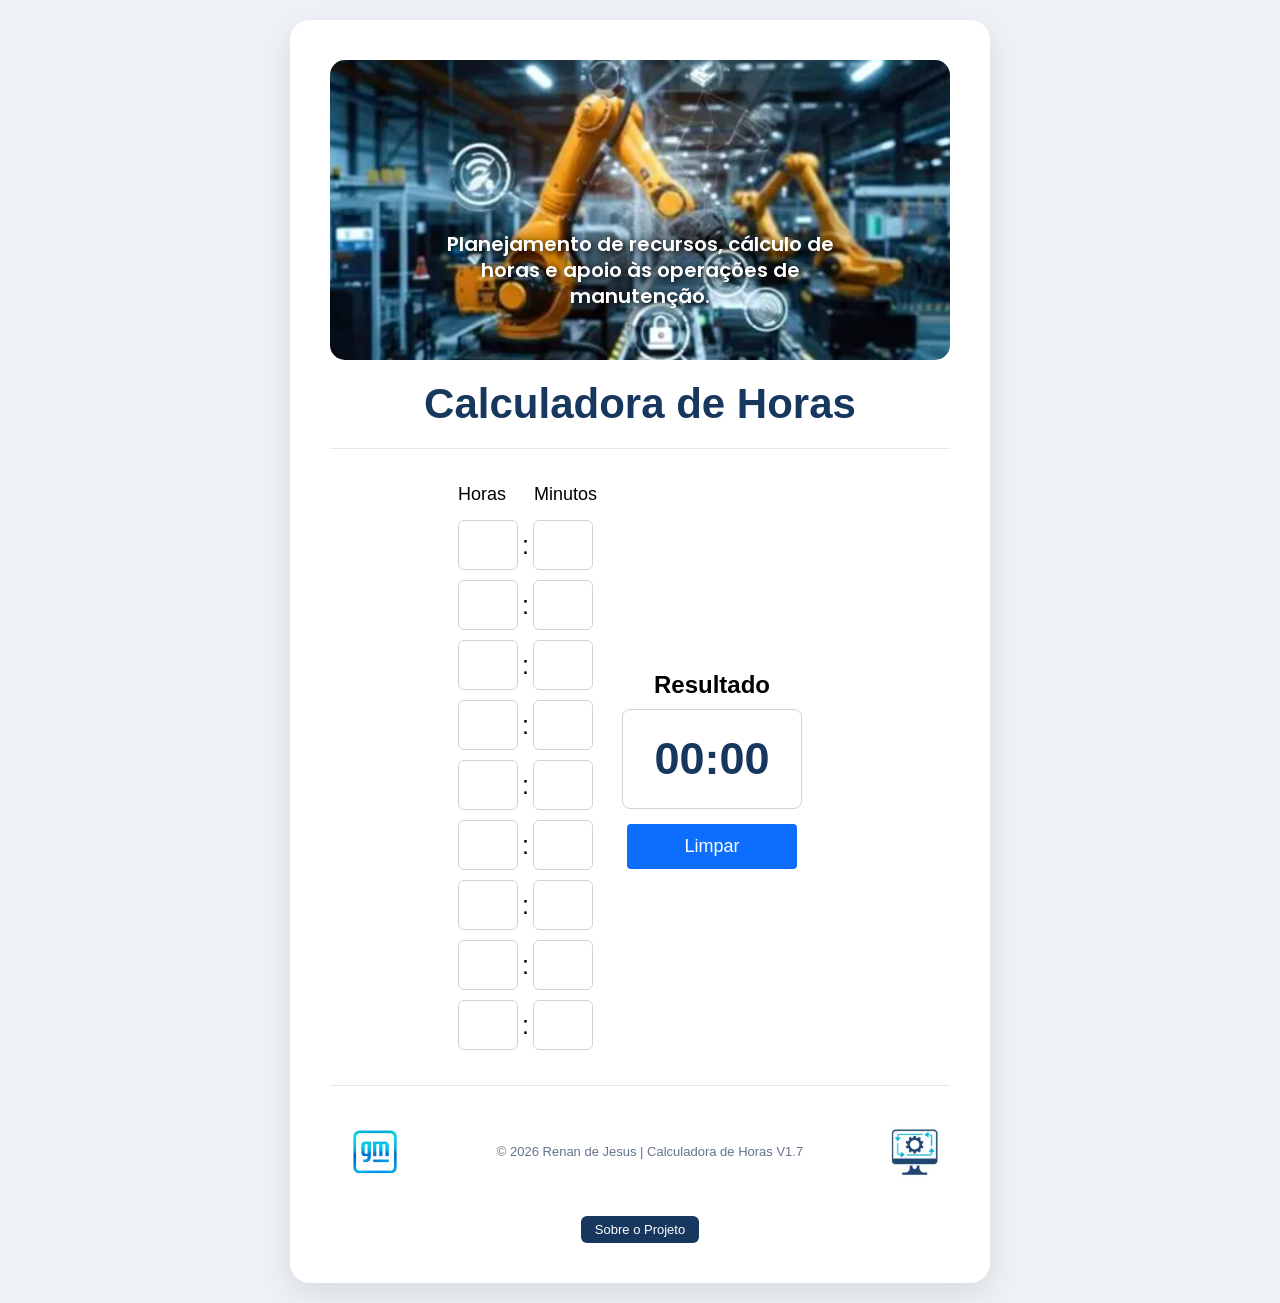
<file: index.html>
<!DOCTYPE html>
<html lang="pt-BR">

<head>
    <meta charset="UTF-8">
    <meta name="viewport" content="width=device-width, initial-scale=1.0">

    <title>Calculadora de Horas</title>

    <link rel="preconnect" href="https://fonts.googleapis.com">
    <link rel="preconnect" href="https://fonts.gstatic.com" crossorigin>

    <link href="https://fonts.googleapis.com/css2?family=Poppins:wght@400;600;700&display=swap" rel="stylesheet">

    <link rel="stylesheet" href="style.css">

<body>

    <main class="container">

        <div class="card-calculadora">

            <div class="banner">

                <img src="assets/banner-industria.png" alt="Imagem Industrial">

                <div class="texto-banner">

                    <p>
                        Planejamento de recursos, cálculo de horas e apoio às operações de manutenção.
                    </p>
                </div>

            </div>
            <!-- TÍTULO -->
            <div class=" card-header">
                <h1>Calculadora de Horas</h1>
            </div>



            <!-- CONTEÚDO -->
            <div class=" conteudo-calculadora">

                <!-- ENTRADAS -->
                <div class="inputs">

                    <div class="cabecalho">
                        <span>Horas</span>
                        <span>Minutos</span>
                    </div>

                    <div class="linha">
                        <input type="number" class="hora">
                        <span>:</span>
                        <input type="number" class="minuto">
                    </div>

                    <div class="linha">
                        <input type="number" class="hora">
                        <span>:</span>
                        <input type="number" class="minuto">
                    </div>

                    <div class="linha">
                        <input type="number" class="hora">
                        <span>:</span>
                        <input type="number" class="minuto">
                    </div>

                    <div class="linha">
                        <input type="number" class="hora">
                        <span>:</span>
                        <input type="number" class="minuto">
                    </div>

                    <div class="linha">
                        <input type="number" class="hora">
                        <span>:</span>
                        <input type="number" class="minuto">
                    </div>

                    <div class="linha">
                        <input type="number" class="hora">
                        <span>:</span>
                        <input type="number" class="minuto">
                    </div>

                    <div class="linha">
                        <input type="number" class="hora">
                        <span>:</span>
                        <input type="number" class="minuto">
                    </div>

                    <div class="linha">
                        <input type="number" class="hora">
                        <span>:</span>
                        <input type="number" class="minuto">
                    </div>

                    <div class="linha">
                        <input type="number" class="hora">
                        <span>:</span>
                        <input type="number" class="minuto">
                    </div>

                </div>

                <!-- RESULTADO -->
                <div class="resultado-container">

                    <h2>Resultado</h2>

                    <div id="resultado">
                        00:00
                    </div>

                    <button id="btnLimpar">
                        Limpar
                    </button>

                </div>

            </div>



            <!-- ASSINATURA -->
            <div class="assinatura">

                <img src="assets/logo-gm.png" alt="Logo GM" class="logo-gm">

                <span>
                    © 2026 Renan de Jesus | Calculadora de Horas V1.7
                </span>

                <img src="assets/logo-manutencao.png" alt="Logo Manutenção" class="logo-manutencao">

            </div>

            <!-- BOTÃO SOBRE O PROJETO -->
            <div style="text-align:center; margin-top:20px;">

                <a href="sobre.html" class="btn-sobre">
                    Sobre o Projeto
                </a>

            </div>
            

    </main>

    <script src="script.js"></script>

</body>

</html>
</file>
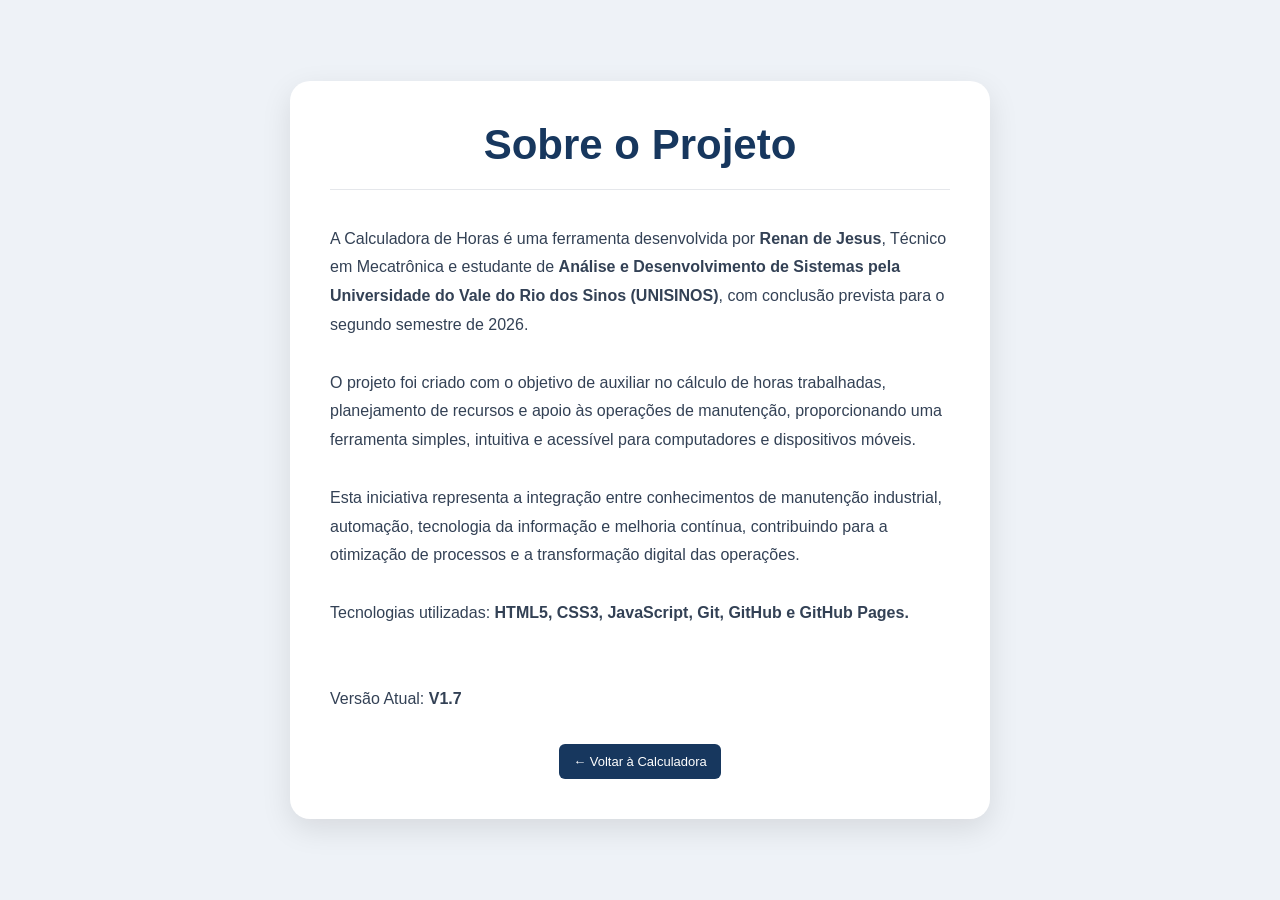
<file: sobre.html>
<!DOCTYPE html>
<html lang="pt-BR">

<head>
    <meta charset="UTF-8">
    <meta name="viewport" content="width=device-width, initial-scale=1.0">
    <title>Sobre o Projeto</title>
    <link rel="stylesheet" href="style.css">
</head>

<body>

    <main class="container">

        <div class="card-calculadora">

            <div class="card-header">
                <h1>Sobre o Projeto</h1>
            </div>

            <div style="line-height:1.8; color:#334155;">

                <p>
                    A Calculadora de Horas é uma ferramenta desenvolvida por
                    <strong>Renan de Jesus</strong>, Técnico em Mecatrônica e estudante de
                    <strong>Análise e Desenvolvimento de Sistemas pela Universidade do Vale do Rio dos Sinos
                        (UNISINOS)</strong>,
                    com conclusão prevista para o segundo semestre de 2026.
                </p>

                <br>

                <p>
                    O projeto foi criado com o objetivo de auxiliar no cálculo de horas trabalhadas,
                    planejamento de recursos e apoio às operações de manutenção, proporcionando uma
                    ferramenta simples, intuitiva e acessível para computadores e dispositivos móveis.
                </p>

                <br>

                <p>
                    Esta iniciativa representa a integração entre conhecimentos de manutenção industrial,
                    automação, tecnologia da informação e melhoria contínua, contribuindo para a otimização
                    de processos e a transformação digital das operações.
                </p>

                <br>

                <p>
                    Tecnologias utilizadas:
                    <strong>HTML5, CSS3, JavaScript, Git, GitHub e GitHub Pages.</strong>
                </p>

                <br>

        

                <br>

                <p>
                    Versão Atual: <strong>V1.7</strong>
                </p>

                <!-- BOTÃO VOLTAR -->
                <div style="text-align:center; margin-top:30px;">

                    <a href="index.html" class="btn-voltar">
                        ← Voltar à Calculadora
                    </a>

                </div>

            </div>

        </div>

    </main>

</body>

</html>
</file>
<file: style.css>
* {
    margin: 0;
    padding: 0;
    box-sizing: border-box;
}


body {
    font-family: 'Segoe UI', sans-serif;
    background: #eef2f7;



}

header {
    background: #ffffff;
    padding: 20px;
    text-align: center;
    box-shadow: 0 2px 10px rgba(0, 0, 0, .08);
}


header h1 {
    color: #17375e;
    font-size: 48px;
    font-weight: 700;
}


.cabecalho {
    display: flex;
    justify-content: center;
    gap: 28px;

    margin-bottom: 15px;

    font-size: 18px;
    font-weight: 500;
}



.linha {
    display: flex;
    align-items: center;
    gap: 4px;
    margin-bottom: 10px;
}


.linha input {
    width: 60px;
    height: 50px;
    text-align: center;
    font-size: 22px;
    border: 1px solid #d1d5db;
    border-radius: 6px;
}


.linha span {
    font-size: 25px;
}


.inputs {
    width: auto;
    margin-right: 0;
}


.resultado-container {
    width: 220px;

    display: flex;
    flex-direction: column;
    align-items: center;


    margin-top: 187px;
}

.resultado-container h2 {
    margin: 0 0 10px 0;
}


#resultado {
    width: 180px;
    height: 100px;
    background: white;
    border: 1px solid #d1d5db;
    border-radius: 8px;

    display: flex;
    justify-content: center;
    align-items: center;

    font-size: 45px;
    font-weight: bold;
    color: #17375e;

    margin-bottom: 15px;
}

#btnLimpar {
    width: 170px;
    height: 45px;
    border: none;
    background: #0d6efd;
    color: white;
    font-size: 18px;
    cursor: pointer;
    border-radius: 4px;
}


#btnLimpar:hover {
    background: #0b5ed7;
}


.conteudo-calculadora {
    display: flex;
    justify-content: center;
    align-items: flex-start;

    gap: 5px;
}


.card-header {
    text-align: center;

    margin-bottom: 35px;
    padding-bottom: 20px;

    border-bottom: 1px solid #e5e7eb;
}


.card-header h1 {
    color: #17375e;
    font-size: 42px;
    font-weight: 700;
}

.card-calculadora {
    background: #ffffff;

    width: 700px;

    border-radius: 20px;

    padding: 40px;

    box-shadow: 0 10px 30px rgba(0, 0, 0, .10);
}


.inputs {
    margin-right: 0px;
}


.container {
    display: flex;
    justify-content: center;
    align-items: center;

    min-height: 100vh;

    padding: 20px;
}


.assinatura {
    width: 100%;

    display: flex;
    justify-content: space-between;
    align-items: center;

    margin-top: 25px;
    padding-top: 20px;

    border-top: 1px solid #e5e7eb;

    color: #64748b;
    font-size: 13px;
}


.logo-rodape {

    width: 60px;
    height: 60px;
    object-fit: contain;
}


.logo-gm {

    width: 90px;
    height: 90px;
    object-fit: contain;

}

.logo-manutencao {

    width: 70px;
    height: 70px;
    object-fit: contain;


}

/* BANNER */

.banner {
    position: relative;
    width: 100%;
    margin-bottom: 20px;
    overflow: hidden;
    border-radius: 15px;
}

.banner img {
    width: 100%;
    height: 300px;
    object-fit: cover;
    display: block;
}

.texto-banner {
    position: absolute;
    top: 70%;
    left: 50%;
    transform: translate(-50%, -50%);

    width: 70%;
    text-align: center;

    font-family: 'Poppins', sans-serif;
    font-size: 1px;
    font-weight: 0;
    line-height: 1.5;

    color: #ffffff;

    text-shadow:
        2px 2px 6px rgba(0, 0, 0, .8),
        0 0 15px rgba(0, 0, 0, .5);

    background: transparent;
    border: none;
    border-radius: 0;
    padding: 0;
    box-shadow: none;
}

.texto-banner h2 {
    display: none;
}

.texto-banner p {
    margin: 0;
    font-size: 20px;
    font-weight: 600;
    line-height: 1.3;
}

/* ==========================
   BOTÕES DE NAVEGAÇÃO
========================== */

.btn-sobre,
.btn-voltar {
    display: inline-block;
    background: #17375e;
    color: white;
    text-decoration: none;
    padding: 6px 14px;
    border-radius: 6px;
    font-size: 13px;
    font-weight: 500;
    transition: 0.3s;
}

.btn-sobre:hover,
.btn-voltar:hover {
    background: #0d6efd;
}

/* CELULAR */
@media (max-width:768px) {

    .card-calculadora {
        width: 100%;
        padding: 15px;
    }

    .banner img {
        width: 100%;
        height: 180px;
        object-fit: cover;
    }

    .texto-banner {
        width: 80%;
        top: 65%;
        left: 50%;
        transform: translate(-50%, -50%);
    }

    .texto-banner p {
        font-size: 15px;
        font-weight: 600;
        line-height: 1.3;
        text-align: center;
    }

    .card-header h1 {
        font-size: 26px;
    }

    .resultado-container {
        width: 140px;
        margin-top: 225px;
    }

    #resultado {
        width: 120px;
        height: 60px;
        font-size: 28px;
    }

    #btnLimpar {
        width: 120px;
        height: 35px;
        font-size: 14px;

    }
}
</file>
